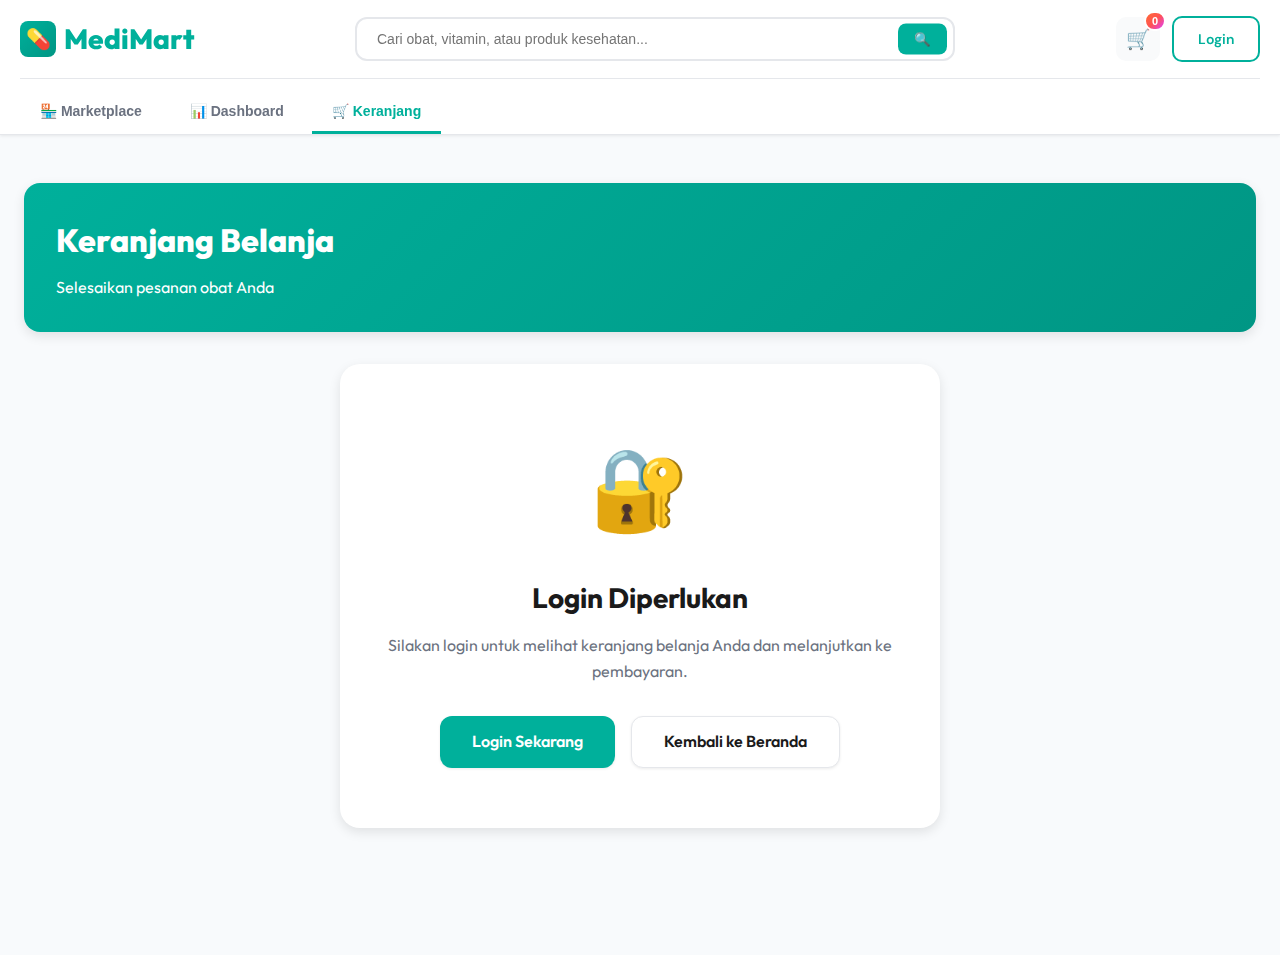
<file: cart.html>
<!DOCTYPE html>
<html lang="id">

<head>
    <meta charset="UTF-8">
    <meta name="viewport" content="width=device-width, initial-scale=1.0">
    <title>Keranjang Belanja - MediMart</title>

    <!-- Google Fonts -->
    <link
        href="https://fonts.googleapis.com/css2?family=Outfit:wght@300;400;600;700;800&family=DM+Sans:wght@400;500;700&display=swap"
        rel="stylesheet">

    <!-- CSS -->
    <link rel="stylesheet" href="css/style.css">
    <link rel="stylesheet" href="css/cart.css">
    <style>
        /* Colorful Elements */
        :root {
            --gradient-primary: linear-gradient(135deg, #FF6B35, #FF5252, #E040FB);
            --gradient-hover: linear-gradient(135deg, #FF8F6B, #FF7676, #EA80FC);
        }

        .cart-badge {
            background: var(--gradient-primary) !important;
            color: white !important;
            border: 2px solid white;
        }

        /* Main Checkout Button */
        .btn-checkout-page {
            background: var(--gradient-primary) !important;
            border: none !important;
        }

        .btn-checkout-page:hover {
            transform: translateY(-2px);
            box-shadow: 0 8px 20px rgba(255, 107, 53, 0.4);
            background: var(--gradient-hover) !important;
        }
    </style>
</head>

<body>
    <!-- Header -->
    <header class="header">
        <div class="header-container">
            <div class="header-top">
                <div class="logo" onclick="window.location.href='index.html'">
                    <div class="logo-icon">💊</div>
                    <span>MediMart</span>
                </div>

                <div class="search-bar">
                    <input type="text" id="searchInput" placeholder="Cari obat, vitamin, atau produk kesehatan..."
                        onkeyup="searchProducts(event)">
                    <button class="search-btn" onclick="searchProducts(event)">🔍</button>
                </div>

                <div class="header-actions">
                    <button class="cart-btn active">
                        🛒
                        <span class="cart-badge" id="cartBadge">0</span>
                    </button>

                    <div id="authButtons" class="user-menu">
                        <a href="login.html" class="auth-btn btn-login"
                            style="text-decoration: none; display: flex; align-items: center; justify-content: center;">Login</a>
                    </div>

                    <div id="userMenu" class="user-menu hidden">
                        <div class="user-avatar" id="userAvatar"></div>
                        <span class="user-name" id="userName"></span>
                        <button class="auth-btn btn-logout" onclick="logout()">Logout</button>
                    </div>
                </div>
            </div>

            <div class="nav-tabs">
                <button class="nav-tab" onclick="window.location.href='index.html'">🏪 Marketplace</button>
                <button class="nav-tab" onclick="window.location.href='index.html?tab=dashboard'">📊 Dashboard</button>
                <button class="nav-tab active">🛒 Keranjang</button>
            </div>
        </div>
    </header>

    <!-- Cart Page Content -->
    <div class="cart-page-container">
        <div class="cart-content">
            <!-- Cart Header -->
            <div class="cart-page-header">
                <button class="btn-back" onclick="window.location.href='index.html'">
                    <span>←</span>
                    <span>Lanjut Belanja</span>
                </button>
                <h1>Keranjang Belanja</h1>
                <p class="cart-subtitle">Review pesanan Anda sebelum checkout</p>
            </div>

            <!-- Cart Items Section -->
            <div class="cart-main">
                <div class="cart-items-section">
                    <div class="section-header-cart">
                        <h2>Item di Keranjang (<span id="itemCount">0</span>)</h2>
                        <button class="btn-clear" onclick="clearCart()" id="btnClear">
                            <span>🗑️</span>
                            <span>Kosongkan</span>
                        </button>
                    </div>

                    <div id="cartItemsContainer">
                        <!-- Items will be rendered here -->
                    </div>
                </div>

                <!-- Order Summary Sidebar -->
                <div class="order-summary">
                    <div class="summary-card">
                        <h3>Ringkasan Pesanan</h3>

                        <div id="cartSummaryItems"
                            style="max-height: 200px; overflow-y: auto; margin-bottom: 16px; padding-bottom: 16px; border-bottom: 1px solid #e5e7eb;">
                            <!-- Compact items will be rendered here -->
                        </div>

                        <div class="summary-row">
                            <span>Subtotal (<span id="summaryItemCount">0</span> item)</span>
                            <span id="subtotal">Rp 0</span>
                        </div>

                        <div class="summary-row">
                            <span>Ongkos Kirim</span>
                            <span class="text-primary" id="shipping">GRATIS</span>
                        </div>

                        <div class="summary-row">
                            <span>Diskon</span>
                            <span class="text-success" id="discount">Rp 0</span>
                        </div>

                        <div class="divider-summary"></div>

                        <div class="summary-row total">
                            <span>Total</span>
                            <span id="total">Rp 0</span>
                        </div>

                        <button class="btn-checkout-page" onclick="checkout()" id="btnCheckout">
                            <span>Checkout Sekarang</span>
                            <span>→</span>
                        </button>

                        <div class="payment-methods">
                            <p>Metode Pembayaran:</p>
                            <div class="payment-icons">
                                <span>💳</span>
                                <span>🏦</span>
                                <span>📱</span>
                                <span>💰</span>
                            </div>
                        </div>
                    </div>

                    <!-- Promo Code -->
                    <div class="promo-card">
                        <h4>Punya Kode Promo?</h4>
                        <div class="promo-input-group">
                            <input type="text" id="promoCode" placeholder="Masukkan kode promo">
                            <button class="btn-apply-promo" onclick="applyPromo()">Pakai</button>
                        </div>
                    </div>

                    <!-- Trust Badges -->
                    <div class="trust-badges">
                        <div class="trust-item">
                            <span class="trust-icon">✅</span>
                            <span>Produk Original</span>
                        </div>
                        <div class="trust-item">
                            <span class="trust-icon">🚚</span>
                            <span>Pengiriman Cepat</span>
                        </div>
                        <div class="trust-item">
                            <span class="trust-icon">🔒</span>
                            <span>Transaksi Aman</span>
                        </div>
                    </div>
                </div>
            </div>

            <!-- Recommended Products -->
            <div class="recommended-section">
                <h2 class="section-title">Mungkin Anda Tertarik</h2>
                <div class="recommended-grid" id="recommendedProducts">
                    <!-- Recommended products will be rendered here -->
                </div>
            </div>
        </div>
    </div>



    <!-- JavaScript -->
    <script src="js/database.js"></script>
    <script src="js/utils.js"></script>
    <script src="js/cart-page.js"></script>
</body>

</html>
</file>
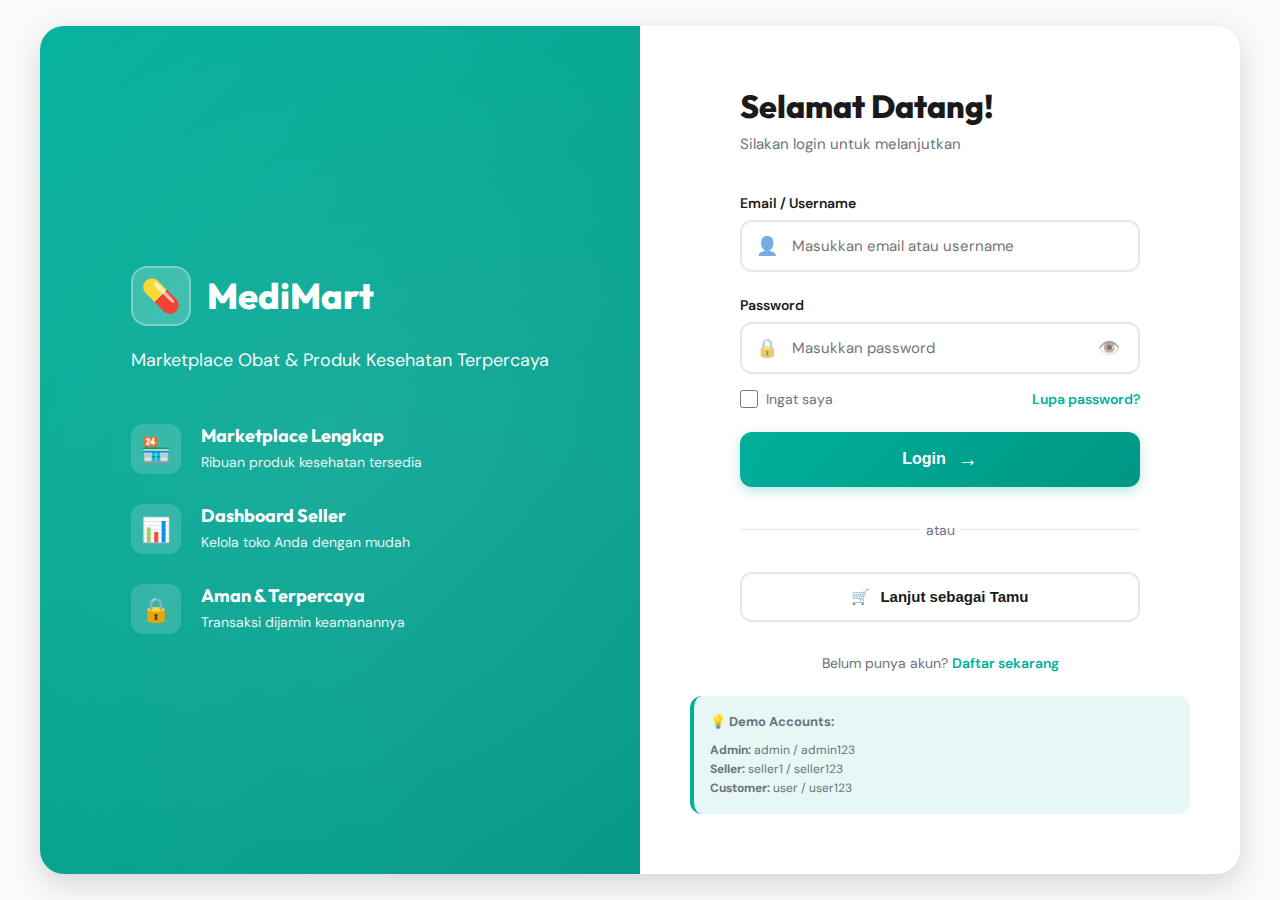
<file: login.html>
<!DOCTYPE html>
<html lang="id">
<head>
    <meta charset="UTF-8">
    <meta name="viewport" content="width=device-width, initial-scale=1.0">
    <title>Login - MediMart</title>
    
    <!-- Google Fonts -->
    <link href="https://fonts.googleapis.com/css2?family=Outfit:wght@300;400;600;700;800&family=DM+Sans:wght@400;500;700&display=swap" rel="stylesheet">
    
    <!-- CSS -->
    <link rel="stylesheet" href="css/login.css">
</head>
<body>
    <div class="login-container">
        <!-- Left Side - Branding -->
        <div class="login-left">
            <div class="brand-content">
                <div class="logo">
                    <div class="logo-icon">💊</div>
                    <h1>MediMart</h1>
                </div>
                <p class="tagline">Marketplace Obat & Produk Kesehatan Terpercaya</p>
                
                <div class="features">
                    <div class="feature-item">
                        <span class="feature-icon">🏪</span>
                        <div>
                            <h3>Marketplace Lengkap</h3>
                            <p>Ribuan produk kesehatan tersedia</p>
                        </div>
                    </div>
                    <div class="feature-item">
                        <span class="feature-icon">📊</span>
                        <div>
                            <h3>Dashboard Seller</h3>
                            <p>Kelola toko Anda dengan mudah</p>
                        </div>
                    </div>
                    <div class="feature-item">
                        <span class="feature-icon">🔒</span>
                        <div>
                            <h3>Aman & Terpercaya</h3>
                            <p>Transaksi dijamin keamanannya</p>
                        </div>
                    </div>
                </div>
            </div>
        </div>

        <!-- Right Side - Login Form -->
        <div class="login-right">
            <div class="login-box">
                <div class="login-header">
                    <h2>Selamat Datang!</h2>
                    <p>Silakan login untuk melanjutkan</p>
                </div>

                <form id="loginForm" class="login-form">
                    <div class="form-group">
                        <label for="username">Email / Username</label>
                        <div class="input-wrapper">
                            <span class="input-icon">👤</span>
                            <input 
                                type="text" 
                                id="username" 
                                name="username"
                                placeholder="Masukkan email atau username" 
                                required
                                autocomplete="username"
                            >
                        </div>
                    </div>

                    <div class="form-group">
                        <label for="password">Password</label>
                        <div class="input-wrapper">
                            <span class="input-icon">🔒</span>
                            <input 
                                type="password" 
                                id="password" 
                                name="password"
                                placeholder="Masukkan password" 
                                required
                                autocomplete="current-password"
                            >
                            <button type="button" class="toggle-password" onclick="togglePassword()">
                                <span id="toggleIcon">👁️</span>
                            </button>
                        </div>
                    </div>

                    <div class="form-options">
                        <label class="remember-me">
                            <input type="checkbox" id="rememberMe">
                            <span>Ingat saya</span>
                        </label>
                        <a href="#" class="forgot-password">Lupa password?</a>
                    </div>

                    <button type="submit" class="btn-login">
                        <span>Login</span>
                        <span class="btn-icon">→</span>
                    </button>

                    <div class="divider">
                        <span>atau</span>
                    </div>

                    <button type="button" class="btn-guest" onclick="continueAsGuest()">
                        <span>🛒</span>
                        <span>Lanjut sebagai Tamu</span>
                    </button>
                </form>

                <div class="login-footer">
                    <p>Belum punya akun? <a href="#" class="link-register">Daftar sekarang</a></p>
                </div>
            </div>

            <!-- Demo Credentials Info -->
            <div class="demo-info">
                <p><strong>💡 Demo Accounts:</strong></p>
                <p style="margin-top: 8px; font-size: 12px;">
                    <strong>Admin:</strong> admin / admin123<br>
                    <strong>Seller:</strong> seller1 / seller123<br>
                    <strong>Customer:</strong> user / user123
                </p>
            </div>
        </div>
    </div>

    <!-- JavaScript -->
    <script src="js/auth.js"></script>
</body>
</html>
</file>
<file: css/style.css>
/* ==========================================
   MediMart - Marketplace Obat Online
   CSS Stylesheet
   ========================================== */

/* ==========================================
   Variables & Reset
   ========================================== */
* {
    margin: 0;
    padding: 0;
    box-sizing: border-box;
}

:root {
    --primary: #00B09B;
    --primary-rgb: 0, 176, 155;
    --primary-dark: #009684;
    --secondary: #FF6B35;
    --text-dark: #1a1a1a;
    --text-gray: #6b7280;
    --bg-light: #f9fafb;
    --bg-white: #ffffff;
    --border: #e5e7eb;
    --shadow-sm: 0 1px 3px rgba(0, 0, 0, 0.08);
    --shadow-md: 0 4px 12px rgba(0, 0, 0, 0.1);
    --shadow-lg: 0 10px 30px rgba(0, 0, 0, 0.12);
}

body {
    font-family: 'DM Sans', sans-serif;
    background: var(--bg-light);
    color: var(--text-dark);
    line-height: 1.6;
}

/* ==========================================
   Header Styles
   ========================================== */
.header {
    background: var(--bg-white);
    border-bottom: 1px solid var(--border);
    position: sticky;
    top: 0;
    z-index: 100;
    box-shadow: var(--shadow-sm);
}

.header-container {
    max-width: 1280px;
    margin: 0 auto;
    padding: 0 20px;
}

.header-top {
    display: flex;
    align-items: center;
    justify-content: space-between;
    padding: 16px 0;
    gap: 20px;
}

.logo {
    font-family: 'Outfit', sans-serif;
    font-size: 28px;
    font-weight: 800;
    color: var(--primary);
    display: flex;
    align-items: center;
    gap: 8px;
    cursor: pointer;
}

.logo-icon {
    width: 36px;
    height: 36px;
    background: linear-gradient(135deg, var(--primary), var(--primary-dark));
    border-radius: 8px;
    display: flex;
    align-items: center;
    justify-content: center;
    color: white;
    font-size: 20px;
}

.search-bar {
    flex: 1;
    max-width: 600px;
    position: relative;
}

.search-bar input {
    width: 100%;
    padding: 12px 48px 12px 20px;
    border: 2px solid var(--border);
    border-radius: 12px;
    font-size: 14px;
    transition: all 0.3s;
}

.search-bar input:focus {
    outline: none;
    border-color: var(--primary);
    box-shadow: 0 0 0 3px rgba(0, 176, 155, 0.1);
}

.search-btn {
    position: absolute;
    right: 8px;
    top: 50%;
    transform: translateY(-50%);
    background: var(--primary);
    color: white;
    border: none;
    padding: 8px 16px;
    border-radius: 8px;
    cursor: pointer;
    font-weight: 600;
    transition: all 0.3s;
}

.search-btn:hover {
    background: var(--primary-dark);
}

.header-actions {
    display: flex;
    align-items: center;
    gap: 12px;
}

.cart-btn {
    position: relative;
    background: var(--bg-light);
    border: none;
    width: 44px;
    height: 44px;
    border-radius: 10px;
    cursor: pointer;
    display: flex;
    align-items: center;
    justify-content: center;
    font-size: 20px;
    transition: all 0.3s;
}

.cart-btn:hover {
    background: var(--primary);
    color: white;
}

.cart-badge {
    position: absolute;
    top: -6px;
    right: -6px;
    background: var(--secondary);
    color: white;
    font-size: 11px;
    font-weight: 700;
    padding: 2px 6px;
    border-radius: 10px;
    min-width: 20px;
    text-align: center;
}

.auth-btn {
    padding: 10px 24px;
    border: none;
    border-radius: 10px;
    cursor: pointer;
    font-weight: 600;
    font-size: 14px;
    transition: all 0.3s;
}

.btn-login {
    background: transparent;
    color: var(--primary);
    border: 2px solid var(--primary);
}

.btn-login:hover {
    background: var(--primary);
    color: white;
}

.btn-logout {
    background: var(--secondary);
    color: white;
}

.btn-logout:hover {
    background: #e55a2d;
}

.user-menu {
    display: flex;
    align-items: center;
    gap: 12px;
}

.user-avatar {
    width: 40px;
    height: 40px;
    background: linear-gradient(135deg, var(--primary), var(--primary-dark));
    border-radius: 50%;
    display: flex;
    align-items: center;
    justify-content: center;
    color: white;
    font-weight: 700;
    font-size: 16px;
}

/* ==========================================
   Category Filters
   ========================================== */
.category-filters {
    display: flex;
    gap: 12px;
    margin-bottom: 32px;
    overflow-x: auto;
    padding: 4px 20px 16px;
    -webkit-overflow-scrolling: touch;
    margin-left: -20px;
    margin-right: -20px;
}

/* Hide scrollbar for Chrome, Safari and Opera */
.category-filters::-webkit-scrollbar {
    display: none;
}

/* Hide scrollbar for IE, Edge and Firefox */
.category-filters {
    -ms-overflow-style: none;
    /* IE and Edge */
    scrollbar-width: none;
    /* Firefox */
}

.filter-btn {
    padding: 10px 20px;
    border: 1px solid var(--border);
    background: var(--bg-white);
    border-radius: 50px;
    /* Pill shape */
    font-size: 14px;
    font-weight: 600;
    color: var(--text-gray);
    cursor: pointer;
    white-space: nowrap;
    transition: all 0.3s;
    display: flex;
    align-items: center;
    gap: 8px;
    box-shadow: var(--shadow-sm);
}

.filter-btn:hover {
    border-color: var(--primary);
    color: var(--primary);
    transform: translateY(-2px);
    box-shadow: var(--shadow-md);
}

.filter-btn.active {
    background: var(--primary);
    color: white;
    border-color: var(--primary);
    box-shadow: 0 4px 12px rgba(0, 176, 155, 0.3);
}

.filter-icon {
    font-size: 16px;
}

@media (min-width: 768px) {
    .category-filters {
        justify-content: center;
        flex-wrap: wrap;
        margin-left: 0;
        margin-right: 0;
        padding: 4px 0 24px;
    }
}

.user-name {
    font-weight: 600;
    color: var(--text-dark);
}

.nav-tabs {
    display: flex;
    gap: 8px;
    padding: 12px 0 0;
    border-top: 1px solid var(--border);
}

.nav-tab {
    padding: 12px 20px;
    background: transparent;
    border: none;
    cursor: pointer;
    font-weight: 600;
    font-size: 14px;
    color: var(--text-gray);
    border-bottom: 3px solid transparent;
    transition: all 0.3s;
}

.nav-tab:hover {
    color: var(--primary);
}

.nav-tab.active {
    color: var(--primary);
    border-bottom-color: var(--primary);
}

/* ==========================================
   Main Container
   ========================================== */
.main-container {
    max-width: 1280px;
    margin: 0 auto;
    padding: 24px 20px;
}

/* ==========================================
   Dashboard Styles
   ========================================== */
.dashboard-header {
    background: linear-gradient(135deg, var(--primary), var(--primary-dark));
    padding: 32px;
    border-radius: 16px;
    color: white;
    margin-bottom: 24px;
    box-shadow: var(--shadow-md);
}

.dashboard-header h1 {
    font-family: 'Outfit', sans-serif;
    font-size: 32px;
    font-weight: 800;
    margin-bottom: 8px;
}

.dashboard-stats {
    display: grid;
    grid-template-columns: repeat(auto-fit, minmax(200px, 1fr));
    gap: 16px;
    margin-top: 24px;
}

.stat-card {
    background: rgba(255, 255, 255, 0.15);
    backdrop-filter: blur(10px);
    padding: 20px;
    border-radius: 12px;
    border: 1px solid rgba(255, 255, 255, 0.2);
}

.stat-value {
    font-size: 28px;
    font-weight: 700;
    margin-bottom: 4px;
}

.stat-label {
    font-size: 14px;
    opacity: 0.9;
}

.section-header {
    display: flex;
    justify-content: space-between;
    align-items: center;
    margin-bottom: 20px;
}

.section-title {
    font-family: 'Outfit', sans-serif;
    font-size: 24px;
    font-weight: 700;
    color: var(--text-dark);
}

.btn-primary {
    background: var(--primary);
    color: white;
    border: none;
    padding: 12px 24px;
    border-radius: 10px;
    font-weight: 600;
    font-size: 14px;
    cursor: pointer;
    display: flex;
    align-items: center;
    gap: 8px;
    transition: all 0.3s;
    box-shadow: var(--shadow-sm);
}

.btn-primary:hover {
    background: var(--primary-dark);
    transform: translateY(-2px);
    box-shadow: var(--shadow-md);
}

/* ==========================================
   Products Grid
   ========================================== */
.products-grid {
    display: grid;
    grid-template-columns: repeat(auto-fill, minmax(260px, 1fr));
    gap: 20px;
}

.product-card {
    background: var(--bg-white);
    border-radius: 12px;
    overflow: hidden;
    box-shadow: var(--shadow-sm);
    transition: all 0.3s;
    cursor: pointer;
}

.product-card:hover {
    transform: translateY(-4px);
    box-shadow: var(--shadow-lg);
}

.product-image {
    width: 80%;
    aspect-ratio: 1 / 1;
    background: linear-gradient(135deg, #f5f7fa, #c3cfe2);
    display: flex;
    align-items: center;
    justify-content: center;
    font-size: 64px;
    position: relative;
    margin-left: 30px;
}

.product-badge {
    position: absolute;
    top: 12px;
    right: 12px;
    background: var(--secondary);
    color: white;
    padding: 4px 12px;
    border-radius: 20px;
    font-size: 12px;
    font-weight: 700;
}

.product-info {
    padding: 16px;
}

.product-category {
    font-size: 12px;
    color: var(--text-gray);
    font-weight: 600;
    text-transform: uppercase;
    letter-spacing: 0.5px;
    margin-bottom: 4px;
}

.seller-badge {
    display: inline-block;
    font-size: 11px;
    color: #4b5563;
    background: #e5e7eb;
    padding: 2px 6px;
    border-radius: 4px;
    margin-bottom: 6px;
    font-weight: 500;
}

.product-name {
    font-weight: 700;
    font-size: 16px;
    color: var(--text-dark);
    margin-bottom: 8px;
    display: -webkit-box;
    -webkit-line-clamp: 2;
    line-clamp: 2;
    -webkit-box-orient: vertical;
    overflow: hidden;
}

.product-price {
    font-size: 20px;
    font-weight: 700;
    color: var(--primary);
    margin-bottom: 12px;
}

.product-stock {
    font-size: 13px;
    color: var(--text-gray);
    margin-bottom: 12px;
}

.product-actions {
    display: flex;
    gap: 8px;
}

.btn-small {
    flex: 1;
    padding: 8px 16px;
    border: none;
    border-radius: 8px;
    font-weight: 600;
    font-size: 13px;
    cursor: pointer;
    transition: all 0.3s;
}

.btn-edit {
    background: #3b82f6;
    color: white;
}

.btn-edit:hover {
    background: #2563eb;
}

.btn-delete {
    background: #ef4444;
    color: white;
}

.btn-delete:hover {
    background: #dc2626;
}

.btn-cart {
    background: var(--primary);
    color: white;
}

.btn-cart:hover {
    background: var(--primary-dark);
}

/* ==========================================
   Modal Styles
   ========================================== */
.modal {
    display: none;
    position: fixed;
    top: 0;
    left: 0;
    width: 100%;
    height: 100%;
    background: rgba(0, 0, 0, 0.6);
    backdrop-filter: blur(4px);
    z-index: 1000;
    align-items: center;
    justify-content: center;
    padding: 20px;
    animation: fadeIn 0.3s;
}

@keyframes fadeIn {
    from {
        opacity: 0;
    }

    to {
        opacity: 1;
    }
}

.modal-content {
    background: var(--bg-white);
    padding: 32px;
    border-radius: 20px;
    max-width: 500px;
    width: 100%;
    max-height: 90vh;
    overflow-y: auto;
    box-shadow: var(--shadow-lg);
    animation: slideUp 0.3s;
}

@keyframes slideUp {
    from {
        opacity: 0;
        transform: translateY(20px);
    }

    to {
        opacity: 1;
        transform: translateY(0);
    }
}

.modal-header {
    margin-bottom: 24px;
    display: flex;
    justify-content: space-between;
    align-items: center;
}

.modal-header h2 {
    font-family: 'Outfit', sans-serif;
    font-size: 24px;
    font-weight: 700;
    color: var(--text-dark);
    margin: 0;
}

.close-modal {
    background: transparent;
    border: none;
    font-size: 28px;
    color: var(--text-gray);
    cursor: pointer;
    line-height: 1;
    padding: 0;
    transition: color 0.2s;
    display: flex;
    align-items: center;
    justify-content: center;
    width: 32px;
    height: 32px;
    border-radius: 50%;
}

.close-modal:hover {
    color: var(--error);
    background: #fef2f2;
}

.form-group {
    margin-bottom: 20px;
}

.form-label {
    display: block;
    margin-bottom: 8px;
    font-weight: 600;
    color: var(--text-dark);
    font-size: 14px;
}

.form-input,
.form-select,
.form-textarea {
    width: 100%;
    padding: 12px 16px;
    border: 2px solid var(--border);
    border-radius: 10px;
    font-size: 14px;
    font-family: 'DM Sans', sans-serif;
    transition: all 0.3s;
}

.form-input:focus,
.form-select:focus,
.form-textarea:focus {
    outline: none;
    border-color: var(--primary);
    box-shadow: 0 0 0 3px rgba(0, 176, 155, 0.1);
}

.form-textarea {
    resize: vertical;
    min-height: 100px;
}

.form-row {
    display: grid;
    grid-template-columns: 1fr 1fr;
    gap: 16px;
}

.modal-actions {
    display: flex;
    gap: 12px;
    margin-top: 24px;
}

.btn-cancel {
    flex: 1;
    padding: 12px;
    background: var(--bg-light);
    color: var(--text-gray);
    border: none;
    border-radius: 10px;
    font-weight: 600;
    cursor: pointer;
    transition: all 0.3s;
}

.btn-cancel:hover {
    background: var(--border);
}

.btn-submit {
    flex: 1;
    padding: 12px;
    background: var(--primary);
    color: white;
    border: none;
    border-radius: 10px;
    font-weight: 600;
    cursor: pointer;
    transition: all 0.3s;
}

.btn-submit:hover {
    background: var(--primary-dark);
}

/* ==========================================
   Shopping Cart Panel
   ========================================== */
.cart-panel {
    position: fixed;
    right: -400px;
    top: 0;
    width: 400px;
    height: 100vh;
    background: var(--bg-white);
    box-shadow: -4px 0 20px rgba(0, 0, 0, 0.1);
    z-index: 1001;
    transition: right 0.3s;
    display: flex;
    flex-direction: column;
}

.cart-panel.active {
    right: 0;
}

.cart-header {
    padding: 20px;
    border-bottom: 1px solid var(--border);
    display: flex;
    justify-content: space-between;
    align-items: center;
}

.cart-header h3 {
    font-family: 'Outfit', sans-serif;
    font-size: 20px;
    font-weight: 700;
}

.cart-close {
    background: none;
    border: none;
    font-size: 24px;
    cursor: pointer;
    color: var(--text-gray);
    width: 32px;
    height: 32px;
    display: flex;
    align-items: center;
    justify-content: center;
    border-radius: 8px;
    transition: all 0.3s;
}

.cart-close:hover {
    background: var(--bg-light);
}

.cart-items {
    flex: 1;
    overflow-y: auto;
    padding: 20px;
}

.cart-item {
    display: flex;
    gap: 12px;
    padding: 16px;
    background: var(--bg-light);
    border-radius: 12px;
    margin-bottom: 12px;
}

.cart-item-image {
    width: 60px;
    height: 60px;
    background: linear-gradient(135deg, #f5f7fa, #c3cfe2);
    border-radius: 8px;
    display: flex;
    align-items: center;
    justify-content: center;
    font-size: 24px;
}

.cart-item-info {
    flex: 1;
}

.cart-item-name {
    font-weight: 600;
    font-size: 14px;
    margin-bottom: 4px;
}

.cart-item-price {
    color: var(--primary);
    font-weight: 700;
    font-size: 14px;
}

.cart-item-qty {
    display: flex;
    align-items: center;
    gap: 8px;
    margin-top: 8px;
}

.qty-btn {
    width: 24px;
    height: 24px;
    border: none;
    background: white;
    border-radius: 6px;
    cursor: pointer;
    font-weight: 700;
    display: flex;
    align-items: center;
    justify-content: center;
    transition: all 0.3s;
}

.qty-btn:hover {
    background: var(--primary);
    color: white;
}

.qty-value {
    font-weight: 600;
    min-width: 30px;
    text-align: center;
}

.cart-footer {
    padding: 20px;
    border-top: 1px solid var(--border);
}

.cart-total {
    display: flex;
    justify-content: space-between;
    margin-bottom: 16px;
    font-size: 18px;
}

.cart-total-label {
    font-weight: 600;
}

.cart-total-value {
    font-weight: 700;
    color: var(--primary);
}

.btn-checkout {
    width: 100%;
    padding: 14px;
    background: var(--primary);
    color: white;
    border: none;
    border-radius: 10px;
    font-weight: 700;
    font-size: 16px;
    cursor: pointer;
    transition: all 0.3s;
}

.btn-checkout:hover {
    background: var(--primary-dark);
}

/* ==========================================
   Empty State
   ========================================== */
.empty-state {
    text-align: center;
    padding: 60px 20px;
    color: var(--text-gray);
}

.empty-state-icon {
    font-size: 64px;
    margin-bottom: 16px;
    opacity: 0.5;
}

.empty-state-text {
    font-size: 16px;
}

/* ==========================================
   Utilities
   ========================================== */
.hidden {
    display: none !important;
}

/* ==========================================
   Responsive Design
   ========================================== */
@media (max-width: 768px) {
    .header-top {
        flex-wrap: wrap;
    }

    .search-bar {
        order: 3;
        width: 100%;
        max-width: none;
    }

    .nav-tabs {
        overflow-x: auto;
    }

    .products-grid {
        grid-template-columns: repeat(auto-fill, minmax(160px, 1fr));
        gap: 12px;
    }

    .dashboard-header h1 {
        font-size: 24px;
    }

    .cart-panel {
        width: 100%;
        right: -100%;
    }

    .form-row {
        grid-template-columns: 1fr;
    }
}

/* ==========================================
   Loader
   ========================================== */
.loader {
    width: 16px;
    height: 16px;
    border: 2px solid #FFF;
    border-bottom-color: transparent;
    border-radius: 50%;
    display: inline-block;
    box-sizing: border-box;
    animation: rotation 1s linear infinite;
    margin-right: 8px;
}

@keyframes rotation {
    0% {
        transform: rotate(0deg);
    }

    100% {
        transform: rotate(360deg);
    }
}

/* ==========================================
   Toast Notification
   ========================================== */
.toast {
    position: fixed;
    top: 90px;
    right: 24px;
    bottom: auto;
    background: white;
    color: #1a1a1a;
    padding: 16px 24px;
    border-radius: 12px;
    box-shadow: 0 10px 30px rgba(0, 0, 0, 0.15);
    z-index: 9999;
    font-size: 14px;
    font-weight: 500;
    animation: toastSlideIn 0.3s cubic-bezier(0.16, 1, 0.3, 1);
    display: flex;
    align-items: center;
    gap: 12px;
    min-width: 300px;
    border-left: 4px solid var(--primary);
}

@keyframes toastSlideIn {
    from {
        opacity: 0;
        transform: translateX(100px) scale(0.95);
    }

    to {
        opacity: 1;
        transform: translateX(0) scale(1);
    }
}

.toast-success {
    border-left: 4px solid #10b981;
}

.toast-error {
    border-left: 4px solid #ef4444;
}

.toast-info {
    border-left: 4px solid #3b82f6;
}

@keyframes toastSlideUp {
    from {
        opacity: 0;
        transform: translateY(20px);
    }

    to {
        opacity: 1;
        transform: translateY(0);
    }
}

@keyframes toastFadeOut {
    from {
        opacity: 1;
        transform: translateY(0);
    }

    to {
        opacity: 0;
        transform: translateY(20px);
    }
}

/* ==========================================
   Store Tabs
   ========================================== */
.store-tabs {
    display: flex;
    gap: 12px;
    margin-bottom: 24px;
    border-bottom: 1px solid var(--border);
    padding-bottom: 1px;
}

.store-tab {
    padding: 12px 24px;
    background: none;
    border: none;
    border-bottom: 3px solid transparent;
    font-weight: 600;
    color: var(--text-gray);
    cursor: pointer;
    transition: all 0.2s;
}

.store-tab.active {
    color: var(--primary);
    border-bottom-color: var(--primary);
}

.store-tab:hover:not(.active) {
    color: var(--text-dark);
    background: var(--bg-light);
    border-radius: 8px 8px 0 0;
}

.btn-secondary {
    background: white;
    color: var(--text-dark);
    border: 1px solid var(--border);
    padding: 12px 24px;
    border-radius: 10px;
    font-weight: 600;
    font-size: 14px;
    cursor: pointer;
    display: inline-flex;
    align-items: center;
    gap: 8px;
    transition: all 0.3s;
    box-shadow: var(--shadow-sm);
}

.btn-secondary:hover {
    background: var(--bg-light);
    border-color: var(--text-gray);
    transform: translateY(-2px);
    box-shadow: var(--shadow-md);
}
</file>
<file: css/cart.css>
/**
 * ==========================================
 * MediMart - Cart Page Styles
 * ==========================================
 */

.cart-page-container {
    background: #f8fafc;
    /* Slightly cooler light gray */
    min-height: calc(100vh - 80px);
    /* Adjust based on actual header height */
    padding: 48px 0 80px;
    font-family: 'Outfit', sans-serif;
}

.cart-content {
    max-width: 1280px;
    margin: 0 auto;
    padding: 0 24px;
}

/* ==========================================
   Cart Header
   ========================================== */
.cart-page-header {
    margin-bottom: 40px;
    animation: fadeInDown 0.6s ease-out;
}

.btn-back {
    display: inline-flex;
    align-items: center;
    gap: 10px;
    padding: 10px 20px;
    background: white;
    border: 1px solid var(--border);
    border-radius: 100px;
    /* Pillow shape */
    color: var(--text-gray);
    font-weight: 500;
    font-size: 14px;
    cursor: pointer;
    transition: all 0.3s cubic-bezier(0.4, 0, 0.2, 1);
    margin-bottom: 24px;
    box-shadow: 0 2px 4px rgba(0, 0, 0, 0.03);
    text-decoration: none;
}

.btn-back:hover {
    border-color: var(--primary);
    color: var(--primary);
    transform: translateX(-4px);
    box-shadow: 0 4px 12px rgba(var(--primary-rgb), 0.15);
    /* Assuming rgb var exists, or failover nicely */
}

.cart-page-header h1 {
    font-family: 'Outfit', sans-serif;
    font-size: 42px;
    font-weight: 800;
    color: var(--text-dark);
    margin-bottom: 8px;
    letter-spacing: -1px;
    background: linear-gradient(135deg, var(--text-dark) 0%, #4a5568 100%);
    -webkit-background-clip: text;
    background-clip: text;
    -webkit-text-fill-color: transparent;
    display: inline-block;
}

.cart-subtitle {
    color: var(--text-gray);
    font-size: 18px;
    font-weight: 400;
}

/* ==========================================
   Cart Main Layout
   ========================================== */
.cart-main {
    display: grid;
    grid-template-columns: 1fr 420px;
    gap: 40px;
    align-items: start;
    animation: fadeInUp 0.6s ease-out 0.2s backwards;
}

.cart-items-section {
    background: white;
    border-radius: 24px;
    padding: 32px;
    box-shadow: 0 10px 40px -10px rgba(0, 0, 0, 0.05);
    border: 1px solid rgba(0, 0, 0, 0.03);
}

.section-header-cart {
    display: flex;
    justify-content: space-between;
    align-items: center;
    margin-bottom: 32px;
    padding-bottom: 24px;
    border-bottom: 1px solid var(--border);
}

.section-header-cart h2 {
    font-family: 'Outfit', sans-serif;
    font-size: 22px;
    font-weight: 700;
    color: var(--text-dark);
    display: flex;
    align-items: center;
    gap: 12px;
}

.section-header-cart h2 #itemCount {
    background: var(--bg-light);
    color: var(--text-gray);
    padding: 2px 10px;
    border-radius: 20px;
    font-size: 14px;
}

.btn-clear {
    display: flex;
    align-items: center;
    gap: 8px;
    padding: 8px 16px;
    background: transparent;
    border: 1px solid transparent;
    border-radius: 12px;
    color: var(--text-gray);
    font-weight: 600;
    font-size: 14px;
    cursor: pointer;
    transition: all 0.3s;
}

.btn-clear:hover {
    color: #ef4444;
    background: #fef2f2;
}

/* ==========================================
   Cart Items
   ========================================== */
#cartItemsContainer {
    display: flex;
    flex-direction: column;
    gap: 24px;
}

.cart-page-item {
    display: grid;
    grid-template-columns: 120px 1fr auto;
    gap: 24px;
    padding: 24px;
    background: white;
    border-radius: 20px;
    transition: all 0.3s cubic-bezier(0.4, 0, 0.2, 1);
    border: 1px solid var(--border);
    position: relative;
    overflow: hidden;
}

/* Hover effect only on desktop usually, but safe here */
.cart-page-item:hover {
    border-color: transparent;
    box-shadow: 0 12px 30px rgba(0, 0, 0, 0.08);
    transform: translateY(-2px);
}

.cart-item-img {
    width: 120px;
    height: 120px;
    background: linear-gradient(135deg, #f0f9ff 0%, #e0f2fe 100%);
    border-radius: 16px;
    display: flex;
    align-items: center;
    justify-content: center;
    font-size: 48px;
    position: relative;
    overflow: hidden;
}

/* Optional gentle shine animation on image */
.cart-item-img::after {
    content: '';
    position: absolute;
    top: 0;
    left: 0;
    width: 100%;
    height: 100%;
    background: linear-gradient(45deg, transparent 40%, rgba(255, 255, 255, 0.4) 50%, transparent 60%);
    transform: translateX(-100%);
    transition: transform 0.6s;
}

.cart-page-item:hover .cart-item-img::after {
    transform: translateX(100%);
}

.cart-item-details {
    display: flex;
    flex-direction: column;
    justify-content: center;
    gap: 8px;
}

.cart-item-category {
    font-size: 12px;
    color: var(--primary);
    background: rgba(var(--primary-rgb), 0.1);
    /* Fallback to light primary */
    font-weight: 700;
    text-transform: uppercase;
    letter-spacing: 0.8px;
    padding: 4px 10px;
    border-radius: 6px;
    align-self: flex-start;
    display: inline-block;
}

.cart-item-name {
    font-size: 18px;
    font-weight: 700;
    color: var(--text-dark);
    margin-bottom: 4px;
    line-height: 1.4;
}

.cart-item-price {
    font-size: 20px;
    font-weight: 800;
    color: var(--primary);
    font-family: 'DM Sans', sans-serif;
}

.cart-item-stock {
    font-size: 13px;
    color: var(--text-gray);
    display: flex;
    align-items: center;
    gap: 6px;
}

.cart-item-stock::before {
    content: '';
    display: block;
    width: 6px;
    height: 6px;
    background: #10b981;
    border-radius: 50%;
}

.cart-item-actions {
    display: flex;
    flex-direction: column;
    justify-content: space-between;
    align-items: flex-end;
    gap: 16px;
}

.cart-qty-control {
    display: flex;
    align-items: center;
    gap: 4px;
    background: #f8fafc;
    padding: 6px;
    border-radius: 12px;
    border: 1px solid transparent;
    transition: all 0.3s;
}

.cart-page-item:hover .cart-qty-control {
    background: white;
    border-color: var(--border);
    box-shadow: 0 4px 12px rgba(0, 0, 0, 0.05);
}

.qty-btn-page {
    width: 36px;
    height: 36px;
    border: none;
    background: white;
    border-radius: 8px;
    cursor: pointer;
    font-weight: 700;
    font-size: 16px;
    display: flex;
    align-items: center;
    justify-content: center;
    transition: all 0.2s cubic-bezier(0.4, 0, 0.2, 1);
    color: var(--text-dark);
    box-shadow: 0 2px 5px rgba(0, 0, 0, 0.05);
}

.qty-btn-page:hover:not(:disabled) {
    background: var(--primary);
    color: white;
    transform: translateY(-2px);
    box-shadow: 0 4px 10px rgba(var(--primary-rgb), 0.3);
}

.qty-btn-page:active:not(:disabled) {
    transform: scale(0.95);
}

.qty-btn-page:disabled {
    opacity: 0.4;
    cursor: not-allowed;
    background: #f1f5f9;
    box-shadow: none;
}

.qty-value-page {
    font-weight: 700;
    font-size: 16px;
    min-width: 36px;
    text-align: center;
    color: var(--text-dark);
    font-family: 'DM Sans', sans-serif;
}

.btn-remove-item {
    padding: 8px 12px;
    background: transparent;
    border: none;
    color: #94a3b8;
    font-weight: 500;
    font-size: 13px;
    cursor: pointer;
    transition: all 0.2s;
    display: flex;
    align-items: center;
    gap: 6px;
    border-radius: 8px;
}

.btn-remove-item:hover {
    color: #ef4444;
    background: #fef2f2;
}

.cart-item-subtotal {
    font-size: 13px;
    color: var(--text-gray);
    text-align: right;
    margin-top: auto;
}

.cart-item-subtotal strong {
    display: block;
    font-size: 20px;
    color: var(--text-dark);
    margin-top: 4px;
    font-family: 'DM Sans', sans-serif;
}

/* ==========================================
   Order Summary
   ========================================== */
.order-summary {
    position: sticky;
    top: 40px;
    display: flex;
    flex-direction: column;
    gap: 24px;
    animation: fadeInRight 0.6s ease-out 0.4s backwards;
}

.summary-card {
    background: white;
    padding: 32px;
    border-radius: 24px;
    box-shadow: 0 20px 50px -10px rgba(0, 0, 0, 0.1);
    border: 1px solid rgba(0, 0, 0, 0.03);
    position: relative;
    overflow: hidden;
}

/* Accent top border */
.summary-card::before {
    content: '';
    position: absolute;
    top: 0;
    left: 0;
    right: 0;
    height: 6px;
    background: linear-gradient(90deg, var(--primary), var(--secondary, #3b82f6));
}

.summary-card h3 {
    font-family: 'Outfit', sans-serif;
    font-size: 22px;
    font-weight: 700;
    color: var(--text-dark);
    margin-bottom: 24px;
}

.summary-row {
    display: flex;
    justify-content: space-between;
    align-items: center;
    margin-bottom: 16px;
    font-size: 15px;
    color: var(--text-gray);
}

.summary-row span:last-child {
    font-weight: 600;
    color: var(--text-dark);
    font-family: 'DM Sans', sans-serif;
}

.text-primary {
    color: var(--primary) !important;
}

.text-success {
    color: #10b981 !important;
}

.divider-summary {
    height: 1px;
    background: linear-gradient(90deg, transparent, var(--border), transparent);
    margin: 24px 0;
}

.summary-row.total {
    font-size: 20px;
    font-weight: 700;
    margin-bottom: 32px;
    padding: 16px;
    background: #f8fafc;
    border-radius: 12px;
}

.summary-row.total span:first-child {
    color: var(--text-dark);
}

.summary-row.total span:last-child {
    color: var(--primary);
    font-size: 24px;
    font-weight: 800;
}

.btn-checkout-page {
    width: 100%;
    padding: 18px;
    background: linear-gradient(135deg, var(--primary) 0%, var(--primary-dark
                /*, #2563eb fallback*/
            ) 100%);
    color: white;
    border: none;
    border-radius: 16px;
    font-weight: 700;
    font-size: 16px;
    cursor: pointer;
    display: flex;
    align-items: center;
    justify-content: center;
    gap: 12px;
    transition: all 0.3s cubic-bezier(0.4, 0, 0.2, 1);
    box-shadow: 0 10px 25px -5px rgba(var(--primary-rgb), 0.5);
    /* Needs rgb fallback if var not set*/
    position: relative;
    overflow: hidden;
}

/* Shine effect on checkout button */
.btn-checkout-page::after {
    content: '';
    position: absolute;
    top: -50%;
    left: -50%;
    width: 200%;
    height: 200%;
    background: linear-gradient(45deg, transparent, rgba(255, 255, 255, 0.2), transparent);
    transform: rotate(45deg) translateY(-100%);
    transition: transform 0.6s;
}

.btn-checkout-page:hover {
    transform: translateY(-4px) scale(1.02);
    box-shadow: 0 20px 35px -10px rgba(var(--primary-rgb), 0.6);
}

.btn-checkout-page:hover::after {
    transform: rotate(45deg) translateY(100%);
}

.btn-checkout-page:disabled {
    opacity: 0.6;
    cursor: not-allowed;
    transform: none;
    filter: grayscale(0.8);
}

.payment-methods {
    text-align: center;
    margin-top: 24px;
    padding-top: 20px;
    border-top: 1px dashed var(--border);
}

.payment-methods p {
    font-size: 12px;
    color: #94a3b8;
    margin-bottom: 12px;
    text-transform: uppercase;
    letter-spacing: 0.5px;
    font-weight: 600;
}

.payment-icons {
    display: flex;
    justify-content: center;
    gap: 16px;
    font-size: 24px;
    opacity: 0.8;
}

/* ==========================================
   Promo Card
   ========================================== */
.promo-card {
    background: white;
    padding: 24px;
    border-radius: 20px;
    box-shadow: 0 4px 12px rgba(0, 0, 0, 0.03);
    border: 1px solid var(--border);
}

.promo-card h4 {
    font-size: 15px;
    font-weight: 700;
    color: var(--text-dark);
    margin-bottom: 16px;
    display: flex;
    align-items: center;
    gap: 8px;
}

.promo-card h4::before {
    content: '🏷️';
    font-size: 16px;
}

.promo-input-group {
    display: flex;
    gap: 10px;
}

.promo-input-group input {
    flex: 1;
    padding: 12px 16px;
    border: 1px solid var(--border);
    border-radius: 12px;
    font-size: 14px;
    transition: all 0.3s;
    background: #f8fafc;
}

.promo-input-group input:focus {
    outline: none;
    border-color: var(--primary);
    background: white;
    box-shadow: 0 0 0 3px rgba(var(--primary-rgb), 0.1);
}

.btn-apply-promo {
    padding: 10px 20px;
    background: var(--text-dark);
    color: white;
    border: none;
    border-radius: 12px;
    font-weight: 600;
    font-size: 14px;
    cursor: pointer;
    transition: all 0.3s;
}

.btn-apply-promo:hover {
    background: black;
    transform: translateY(-2px);
}

/* ==========================================
   Trust Badges
   ========================================== */
.trust-badges {
    background: transparent;
    border: 2px dashed var(--border);
    padding: 24px;
    border-radius: 20px;
    display: flex;
    flex-direction: column;
    gap: 16px;
}

.trust-item {
    display: flex;
    align-items: center;
    gap: 16px;
    font-size: 14px;
    color: var(--text-dark);
    font-weight: 500;
}

.trust-icon {
    width: 40px;
    height: 40px;
    background: white;
    border-radius: 50%;
    display: flex;
    align-items: center;
    justify-content: center;
    font-size: 20px;
    box-shadow: 0 2px 8px rgba(0, 0, 0, 0.05);
}

/* ==========================================
   Recommended Products
   ========================================== */
.recommended-section {
    margin-top: 80px;
}

.recommended-section .section-title {
    font-family: 'Outfit', sans-serif;
    font-size: 28px;
    font-weight: 800;
    color: var(--text-dark);
    margin-bottom: 32px;
    text-align: center;
    position: relative;
    display: inline-block;
    left: 50%;
    transform: translateX(-50%);
}

.recommended-section .section-title::after {
    content: '';
    display: block;
    width: 60px;
    height: 4px;
    background: var(--primary);
    margin: 8px auto 0;
    border-radius: 2px;
}

.recommended-grid {
    display: grid;
    grid-template-columns: repeat(auto-fill, minmax(220px, 1fr));
    gap: 50px;
}

/* ==========================================
   Animations
   ========================================== */
@keyframes fadeInDown {
    from {
        opacity: 0;
        transform: translateY(-20px);
    }

    to {
        opacity: 1;
        transform: translateY(0);
    }
}

@keyframes fadeInUp {
    from {
        opacity: 0;
        transform: translateY(20px);
    }

    to {
        opacity: 1;
        transform: translateY(0);
    }
}

@keyframes fadeInRight {
    from {
        opacity: 0;
        transform: translateX(20px);
    }

    to {
        opacity: 1;
        transform: translateX(0);
    }
}

/* ==========================================
   Success/Empty States
   ========================================== */
.empty-cart-state {
    text-align: center;
    padding: 100px 20px;
    background: white;
    border-radius: 24px;
    box-shadow: 0 4px 20px rgba(0, 0, 0, 0.02);
}

.empty-cart-icon {
    font-size: 100px;
    margin-bottom: 24px;
    opacity: 0.5;
    animation: float 3s ease-in-out infinite;
}

@keyframes float {

    0%,
    100% {
        transform: translateY(0);
    }

    50% {
        transform: translateY(-10px);
    }
}

.empty-cart-state h3 {
    font-size: 28px;
    color: var(--text-dark);
    margin-bottom: 12px;
}

.btn-shop-now {
    display: inline-flex;
    align-items: center;
    gap: 10px;
    padding: 16px 40px;
    background: var(--primary);
    color: white;
    text-decoration: none;
    border-radius: 100px;
    font-weight: 700;
    font-size: 16px;
    transition: all 0.3s;
    box-shadow: 0 10px 20px rgba(var(--primary-rgb), 0.3);
}

.btn-shop-now:hover {
    transform: translateY(-4px);
    box-shadow: 0 15px 30px rgba(var(--primary-rgb), 0.4);
}

/* ==========================================
   Toast Notifications
   ========================================== */
/* Toast styles now inherited from style.css */

/* ==========================================
   Responsive
   ========================================== */
@media (max-width: 1024px) {
    .cart-main {
        grid-template-columns: 1fr;
        gap: 32px;
    }

    .order-summary {
        position: static;
    }
}

@media (max-width: 640px) {
    .cart-page-header h1 {
        font-size: 32px;
    }

    .section-header-cart {
        flex-direction: row;
        /* Keep row */
    }

    .cart-page-item {
        grid-template-columns: 80px 1fr;
        gap: 16px;
        padding: 16px;
    }

    .cart-item-actions {
        grid-column: 1 / -1;
        flex-direction: row;
        justify-content: space-between;
        align-items: center;
        width: 100%;
        margin-top: 12px;
        padding-top: 12px;
        border-top: 1px dashed var(--bg-light);
    }

    .cart-item-img {
        width: 80px;
        height: 80px;
        font-size: 32px;
    }

    .cart-item-name {
        font-size: 16px;
    }

    .btn-checkout-page {
        position: sticky;
        bottom: 20px;
        z-index: 100;
        box-shadow: 0 10px 30px rgba(0, 0, 0, 0.2);
    }
}
</file>
<file: css/login.css>
/**
 * ==========================================
 * MediMart - Login Page Styles
 * ==========================================
 */

* {
    margin: 0;
    padding: 0;
    box-sizing: border-box;
}

:root {
    --primary: #00B09B;
    --primary-dark: #009684;
    --primary-light: #e6f7f5;
    --secondary: #FF6B35;
    --text-dark: #1a1a1a;
    --text-gray: #6b7280;
    --text-light: #9ca3af;
    --bg-light: #f9fafb;
    --bg-white: #ffffff;
    --border: #e5e7eb;
    --shadow-sm: 0 1px 3px rgba(0, 0, 0, 0.08);
    --shadow-md: 0 4px 12px rgba(0, 0, 0, 0.1);
    --shadow-lg: 0 10px 30px rgba(0, 0, 0, 0.15);
}

body {
    font-family: 'DM Sans', sans-serif;
    background: var(--bg-light);
    min-height: 100vh;
    display: flex;
    align-items: center;
    justify-content: center;
}

.login-container {
    display: grid;
    grid-template-columns: 1fr 1fr;
    max-width: 1200px;
    width: 100%;
    min-height: 600px;
    background: var(--bg-white);
    border-radius: 24px;
    overflow: hidden;
    box-shadow: var(--shadow-lg);
    margin: 20px;
}

/* ==========================================
   Left Side - Branding
   ========================================== */
.login-left {
    background: linear-gradient(135deg, var(--primary) 0%, var(--primary-dark) 100%);
    padding: 60px 50px;
    display: flex;
    align-items: center;
    justify-content: center;
    color: white;
    position: relative;
    overflow: hidden;
}

.login-left::before {
    content: '';
    position: absolute;
    top: -50%;
    right: -50%;
    width: 200%;
    height: 200%;
    background: radial-gradient(circle, rgba(255,255,255,0.1) 0%, transparent 70%);
    animation: float 20s infinite ease-in-out;
}

@keyframes float {
    0%, 100% { transform: translate(0, 0) rotate(0deg); }
    50% { transform: translate(-20px, -20px) rotate(5deg); }
}

.brand-content {
    position: relative;
    z-index: 1;
}

.logo {
    display: flex;
    align-items: center;
    gap: 16px;
    margin-bottom: 20px;
}

.logo-icon {
    width: 60px;
    height: 60px;
    background: rgba(255, 255, 255, 0.2);
    backdrop-filter: blur(10px);
    border-radius: 16px;
    display: flex;
    align-items: center;
    justify-content: center;
    font-size: 32px;
    border: 2px solid rgba(255, 255, 255, 0.3);
}

.logo h1 {
    font-family: 'Outfit', sans-serif;
    font-size: 36px;
    font-weight: 800;
    margin: 0;
}

.tagline {
    font-size: 18px;
    opacity: 0.95;
    margin-bottom: 50px;
    line-height: 1.6;
}

.features {
    display: flex;
    flex-direction: column;
    gap: 30px;
}

.feature-item {
    display: flex;
    gap: 20px;
    align-items: start;
}

.feature-icon {
    width: 50px;
    height: 50px;
    background: rgba(255, 255, 255, 0.15);
    backdrop-filter: blur(10px);
    border-radius: 12px;
    display: flex;
    align-items: center;
    justify-content: center;
    font-size: 24px;
    flex-shrink: 0;
}

.feature-item h3 {
    font-family: 'Outfit', sans-serif;
    font-size: 18px;
    font-weight: 700;
    margin-bottom: 5px;
}

.feature-item p {
    font-size: 14px;
    opacity: 0.9;
    line-height: 1.5;
}

/* ==========================================
   Right Side - Login Form
   ========================================== */
.login-right {
    padding: 60px 50px;
    display: flex;
    flex-direction: column;
    justify-content: center;
}

.login-box {
    max-width: 400px;
    width: 100%;
    margin: 0 auto;
}

.login-header {
    margin-bottom: 40px;
}

.login-header h2 {
    font-family: 'Outfit', sans-serif;
    font-size: 32px;
    font-weight: 800;
    color: var(--text-dark);
    margin-bottom: 8px;
}

.login-header p {
    color: var(--text-gray);
    font-size: 15px;
}

.login-form {
    display: flex;
    flex-direction: column;
    gap: 24px;
}

.form-group {
    display: flex;
    flex-direction: column;
    gap: 8px;
}

.form-group label {
    font-weight: 600;
    font-size: 14px;
    color: var(--text-dark);
}

.input-wrapper {
    position: relative;
    display: flex;
    align-items: center;
}

.input-icon {
    position: absolute;
    left: 16px;
    font-size: 18px;
    opacity: 0.6;
    pointer-events: none;
}

.input-wrapper input {
    width: 100%;
    padding: 14px 16px 14px 50px;
    border: 2px solid var(--border);
    border-radius: 12px;
    font-size: 15px;
    font-family: 'DM Sans', sans-serif;
    transition: all 0.3s;
    background: var(--bg-white);
}

.input-wrapper input:focus {
    outline: none;
    border-color: var(--primary);
    box-shadow: 0 0 0 4px var(--primary-light);
}

.toggle-password {
    position: absolute;
    right: 12px;
    background: none;
    border: none;
    cursor: pointer;
    padding: 8px;
    font-size: 18px;
    opacity: 0.6;
    transition: opacity 0.3s;
    border-radius: 6px;
}

.toggle-password:hover {
    opacity: 1;
    background: var(--bg-light);
}

.form-options {
    display: flex;
    justify-content: space-between;
    align-items: center;
    margin-top: -8px;
}

.remember-me {
    display: flex;
    align-items: center;
    gap: 8px;
    cursor: pointer;
    font-size: 14px;
    color: var(--text-gray);
}

.remember-me input[type="checkbox"] {
    width: 18px;
    height: 18px;
    cursor: pointer;
    accent-color: var(--primary);
}

.forgot-password {
    font-size: 14px;
    color: var(--primary);
    text-decoration: none;
    font-weight: 600;
    transition: color 0.3s;
}

.forgot-password:hover {
    color: var(--primary-dark);
}

.btn-login {
    width: 100%;
    padding: 16px 24px;
    background: linear-gradient(135deg, var(--primary), var(--primary-dark));
    color: white;
    border: none;
    border-radius: 12px;
    font-size: 16px;
    font-weight: 700;
    cursor: pointer;
    display: flex;
    align-items: center;
    justify-content: center;
    gap: 12px;
    transition: all 0.3s;
    box-shadow: 0 4px 12px rgba(0, 176, 155, 0.3);
}

.btn-login:hover {
    transform: translateY(-2px);
    box-shadow: 0 6px 20px rgba(0, 176, 155, 0.4);
}

.btn-login:active {
    transform: translateY(0);
}

.btn-icon {
    font-size: 20px;
    transition: transform 0.3s;
}

.btn-login:hover .btn-icon {
    transform: translateX(4px);
}

.divider {
    position: relative;
    text-align: center;
    margin: 8px 0;
}

.divider::before,
.divider::after {
    content: '';
    position: absolute;
    top: 50%;
    width: 45%;
    height: 1px;
    background: var(--border);
}

.divider::before {
    left: 0;
}

.divider::after {
    right: 0;
}

.divider span {
    background: var(--bg-white);
    padding: 0 16px;
    color: var(--text-gray);
    font-size: 14px;
}

.btn-guest {
    width: 100%;
    padding: 14px 24px;
    background: var(--bg-white);
    color: var(--text-dark);
    border: 2px solid var(--border);
    border-radius: 12px;
    font-size: 15px;
    font-weight: 600;
    cursor: pointer;
    display: flex;
    align-items: center;
    justify-content: center;
    gap: 10px;
    transition: all 0.3s;
}

.btn-guest:hover {
    background: var(--bg-light);
    border-color: var(--primary);
    color: var(--primary);
}

.login-footer {
    margin-top: 32px;
    text-align: center;
    font-size: 14px;
    color: var(--text-gray);
}

.link-register {
    color: var(--primary);
    text-decoration: none;
    font-weight: 600;
    transition: color 0.3s;
}

.link-register:hover {
    color: var(--primary-dark);
}

.demo-info {
    margin-top: 24px;
    padding: 16px;
    background: var(--primary-light);
    border-radius: 12px;
    border-left: 4px solid var(--primary);
}

.demo-info p {
    font-size: 13px;
    color: var(--text-gray);
    line-height: 1.6;
}

/* ==========================================
   Animations
   ========================================== */
@keyframes slideIn {
    from {
        opacity: 0;
        transform: translateY(20px);
    }
    to {
        opacity: 1;
        transform: translateY(0);
    }
}

.login-right {
    animation: slideIn 0.6s ease-out;
}

/* ==========================================
   Responsive Design
   ========================================== */
@media (max-width: 968px) {
    .login-container {
        grid-template-columns: 1fr;
        max-width: 500px;
    }

    .login-left {
        display: none;
    }

    .login-right {
        padding: 40px 30px;
    }

    .login-header h2 {
        font-size: 28px;
    }
}

@media (max-width: 480px) {
    .login-container {
        margin: 10px;
        border-radius: 16px;
    }

    .login-right {
        padding: 30px 20px;
    }

    .login-header h2 {
        font-size: 24px;
    }

    .btn-login {
        padding: 14px 20px;
        font-size: 15px;
    }
}

/* ==========================================
   Loading State
   ========================================== */
.btn-login.loading {
    pointer-events: none;
    opacity: 0.7;
}

.btn-login.loading::after {
    content: '';
    position: absolute;
    width: 16px;
    height: 16px;
    border: 2px solid white;
    border-top-color: transparent;
    border-radius: 50%;
    animation: spin 0.6s linear infinite;
}

@keyframes spin {
    to { transform: rotate(360deg); }
}
</file>
